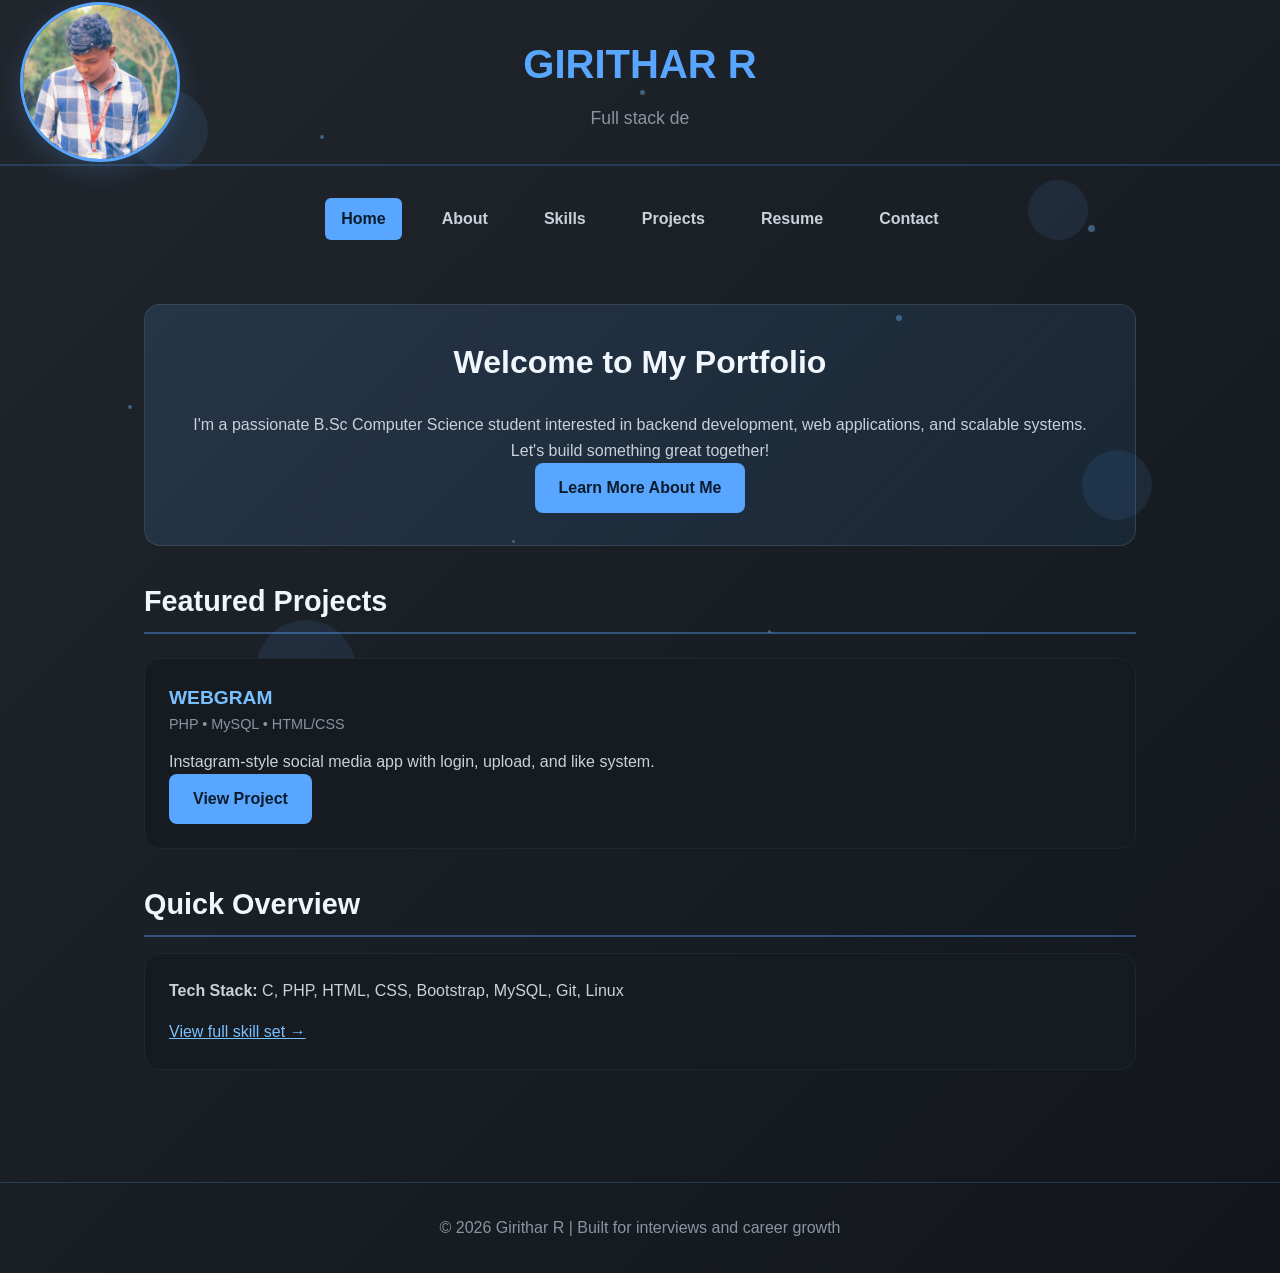
<file: index.html>
<!DOCTYPE html>
<html lang="en">
<head>
  <meta charset="UTF-8">
  <meta name="viewport" content="width=device-width, initial-scale=1.0">
  <title>Girithar R | Portfolio</title>
  <link rel="stylesheet" href="style.css">
</head>
<body>

<div class="background-animation">
  <div class="floating-shape shape1"></div>
  <div class="floating-shape shape2"></div>
  <div class="floating-shape shape3"></div>
  <div class="floating-shape shape4"></div>
  <div class="floating-shape shape5"></div>
  <div class="particle particle1"></div>
  <div class="particle particle2"></div>
  <div class="particle particle3"></div>
  <div class="particle particle4"></div>
  <div class="particle particle5"></div>
  <div class="particle particle6"></div>
  <div class="particle particle7"></div>
  <div class="particle particle8"></div>
</div>

<header style="position: relative; display: flex; align-items: center; justify-content: center; gap: 2rem;">
  <img src="images/WhatsApp Image 2026-03-26 at 2.25.52 PM.jpeg" alt="Girithar R" style="position: absolute; left: 20px; top: 50%; transform: translateY(-50%); width: 160px; height: 160px; border-radius: 50%; object-fit: cover; border: 3px solid #58a6ff; box-shadow: 0 8px 25px rgba(88, 166, 255, 0.2);">
  <div>
    <h1>GIRITHAR R</h1>
    <p>Junior Software Engineer</p>
  </div>
</header>

<nav>
  <a href="index.html" class="active">Home</a>
  <a href="about.html">About</a>
  <a href="skills.html">Skills</a>
  <a href="projects.html">Projects</a>
  <a href="resume.html">Resume</a>
  <a href="contacts.html">Contact</a>
</nav>

<div class="container">
  <section class="hero" id="home">
    <h2>Welcome to My Portfolio</h2>
    <p>I'm a passionate B.Sc Computer Science student interested in backend development, web applications, and scalable systems. Let's build something great together!</p>
    <a href="about.html" class="btn">Learn More About Me</a>
  </section>

  <section>
    <h2>Featured Projects</h2>
    <div class="project-grid">
      <div class="project-card">
        <h3>WEBGRAM</h3>
        <p class="project-meta">PHP • MySQL • HTML/CSS</p>
        <p>Instagram-style social media app with login, upload, and like system.</p>
        <a href="https://github.com/GiriThar09" target="_blank" class="btn">View Project</a>
      </div>
    </div>
  </section>

  <section>
    <h2>Quick Overview</h2>
    <div class="card">
      <p><strong>Tech Stack:</strong> C, PHP, HTML, CSS, Bootstrap, MySQL, Git, Linux</p>
      <p style="margin-top: 1rem;"><a href="skills.html" style="color: var(--accent);">View full skill set →</a></p>
    </div>
  </section>
</div>

<footer>
  <p>© 2026 Girithar R | Built for interviews and career growth</p>
</footer>

<script src="script.js"></script>
</body>
</html>
</file>
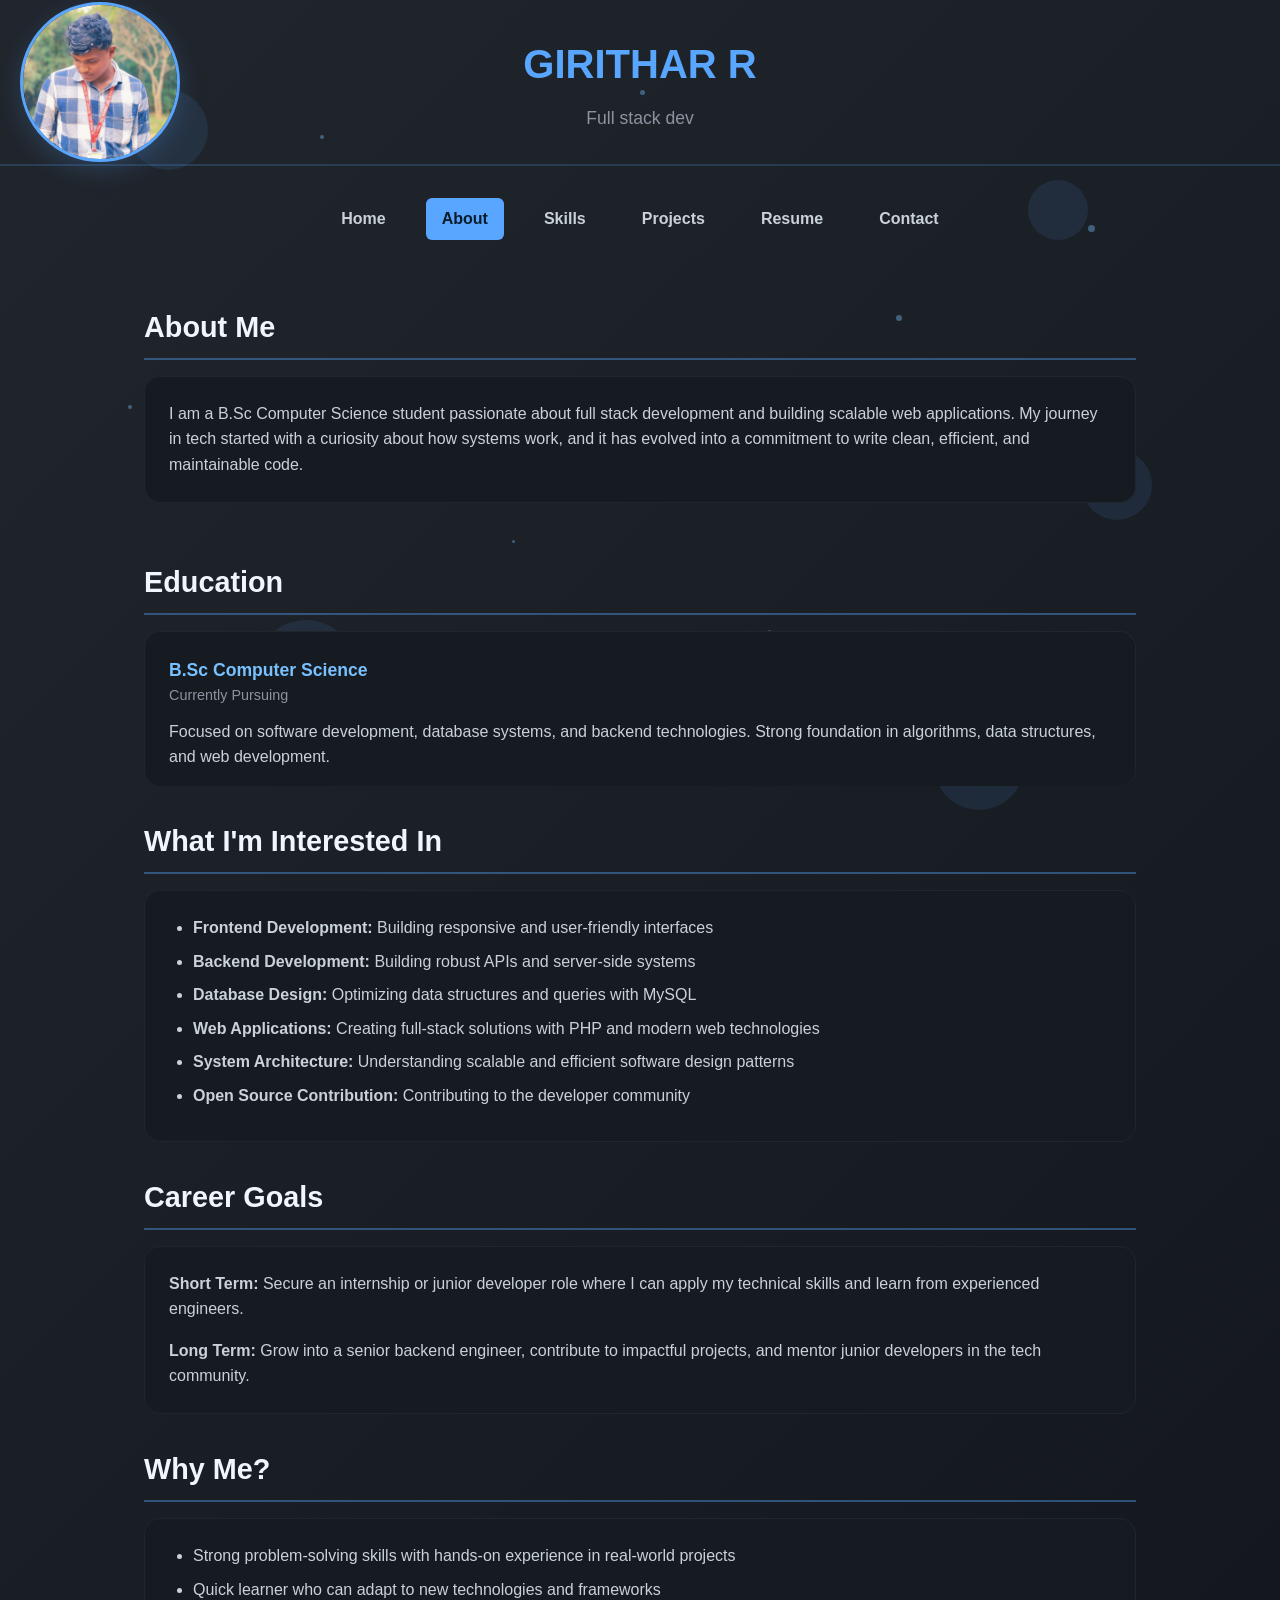
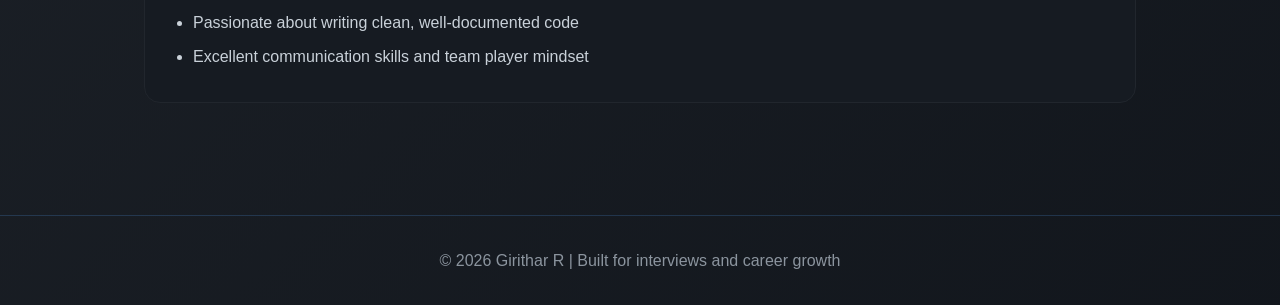
<file: about.html>
<!DOCTYPE html>
<html lang="en">
<head>
  <meta charset="UTF-8">
  <meta name="viewport" content="width=device-width, initial-scale=1.0">
  <title>Girithar R | About</title>
  <link rel="stylesheet" href="style.css">
</head>
<body>

<div class="background-animation">
  <div class="floating-shape shape1"></div>
  <div class="floating-shape shape2"></div>
  <div class="floating-shape shape3"></div>
  <div class="floating-shape shape4"></div>
  <div class="floating-shape shape5"></div>
  <div class="particle particle1"></div>
  <div class="particle particle2"></div>
  <div class="particle particle3"></div>
  <div class="particle particle4"></div>
  <div class="particle particle5"></div>
  <div class="particle particle6"></div>
  <div class="particle particle7"></div>
  <div class="particle particle8"></div>
</div>

<header style="position: relative; display: flex; align-items: center; justify-content: center; gap: 2rem;">
  <img src="images/WhatsApp Image 2026-03-26 at 2.25.52 PM.jpeg" alt="Girithar R" style="position: absolute; left: 20px; top: 50%; transform: translateY(-50%); width: 160px; height: 160px; border-radius: 50%; object-fit: cover; border: 3px solid #58a6ff; box-shadow: 0 8px 25px rgba(88, 166, 255, 0.2);">
  <div>
    <h1>GIRITHAR R</h1>
    <p>Junior Software Engineer</p>
  </div>
</header>

<nav>
  <a href="index.html">Home</a>
  <a href="about.html" class="active">About</a>
  <a href="skills.html">Skills</a>
  <a href="projects.html">Projects</a>
  <a href="resume.html">Resume</a>
  <a href="contacts.html">Contact</a>
</nav>

<div class="container">
  <section id="about">
    <h2>About Me</h2>
    <div style="display: flex; flex-direction: column; align-items: flex-start; gap: 2rem; margin-bottom: 2rem;">
      <div style="flex: 1; width: 100%;">
        <div style="background: #161b22; border: 1px solid #21262d; border-radius: 1rem; padding: 1.5rem; margin-bottom: 1.5rem; transition: transform 0.3s ease, box-shadow 0.3s ease;">
          <p>I am a B.Sc Computer Science student passionate about full stack development and building scalable web applications. My journey in tech started with a curiosity about how systems work, and it has evolved into a commitment to write clean, efficient, and maintainable code.</p>
        </div>
      </div>
    </div>
  </section>

  <section>
    <h2>Education</h2>
    <div class="experience-item card">
      <div class="exp-title">B.Sc Computer Science</div>
      <div class="exp-meta">Currently Pursuing</div>
      <p class="exp-description">Focused on software development, database systems, and backend technologies. Strong foundation in algorithms, data structures, and web development.</p>
    </div>
  </section>

  <section>
    <h2>What I'm Interested In</h2>
    <div class="card">
      <ul>
        <li><strong>Frontend Development:</strong> Building responsive and user-friendly interfaces</li>
        <li><strong>Backend Development:</strong> Building robust APIs and server-side systems</li>
        <li><strong>Database Design:</strong> Optimizing data structures and queries with MySQL</li>
        <li><strong>Web Applications:</strong> Creating full-stack solutions with PHP and modern web technologies</li>
        <li><strong>System Architecture:</strong> Understanding scalable and efficient software design patterns</li>
        <li><strong>Open Source Contribution:</strong> Contributing to the developer community</li>
      </ul>
    </div>
  </section>

  <section>
    <h2>Career Goals</h2>
    <div class="card">
      <p><strong>Short Term:</strong> Secure an internship or junior developer role where I can apply my technical skills and learn from experienced engineers.</p>
      <p style="margin-top: 1rem;"><strong>Long Term:</strong> Grow into a senior backend engineer, contribute to impactful projects, and mentor junior developers in the tech community.</p>
    </div>
  </section>

  <section>
    <h2>Why Me?</h2>
    <div class="card">
      <ul>
        <li>Strong problem-solving skills with hands-on experience in real-world projects</li>
        <li>Quick learner who can adapt to new technologies and frameworks</li>
        <li>Passionate about writing clean, well-documented code</li>
        <li>Excellent communication skills and team player mindset</li>
      </ul>
    </div>
  </section>
</div>

<footer>
  <p>© 2026 Girithar R | Built for interviews and career growth</p>
</footer>

<script src="script.js"></script>
</body>
</html>
</file>
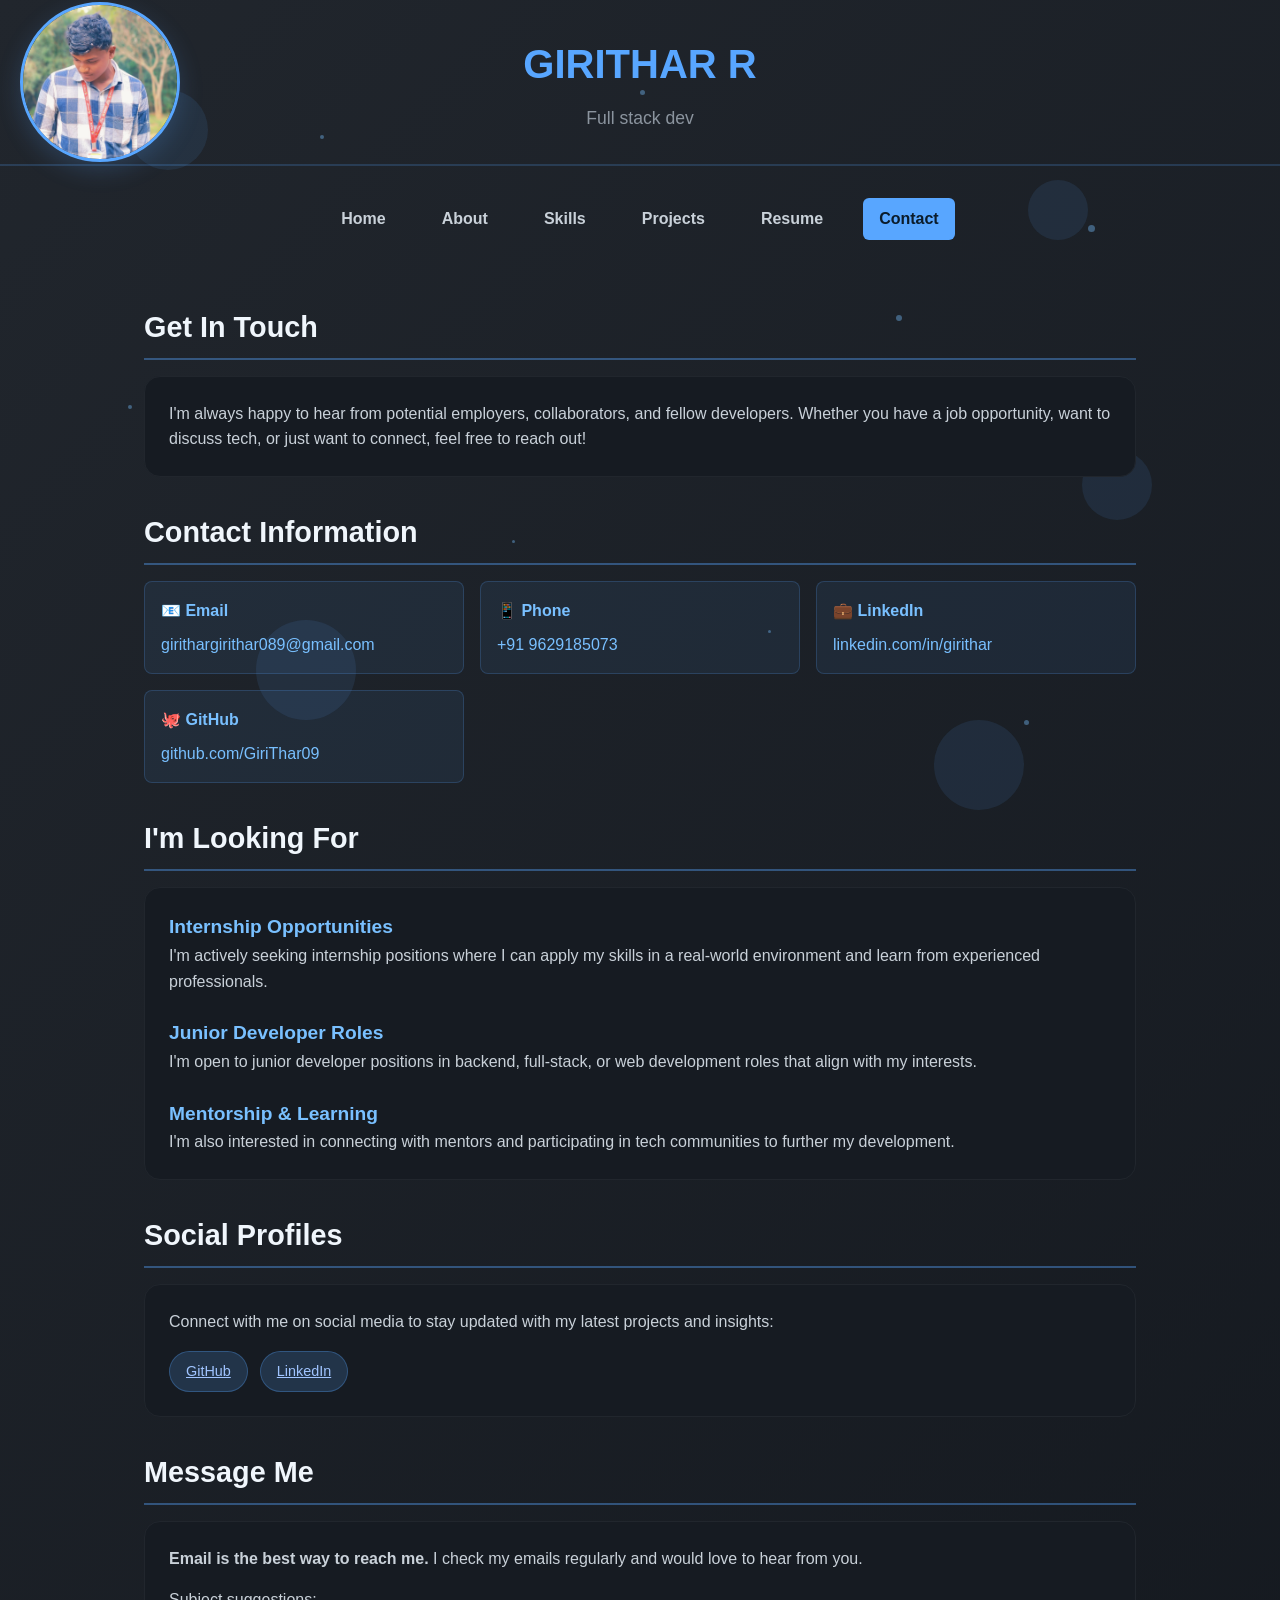
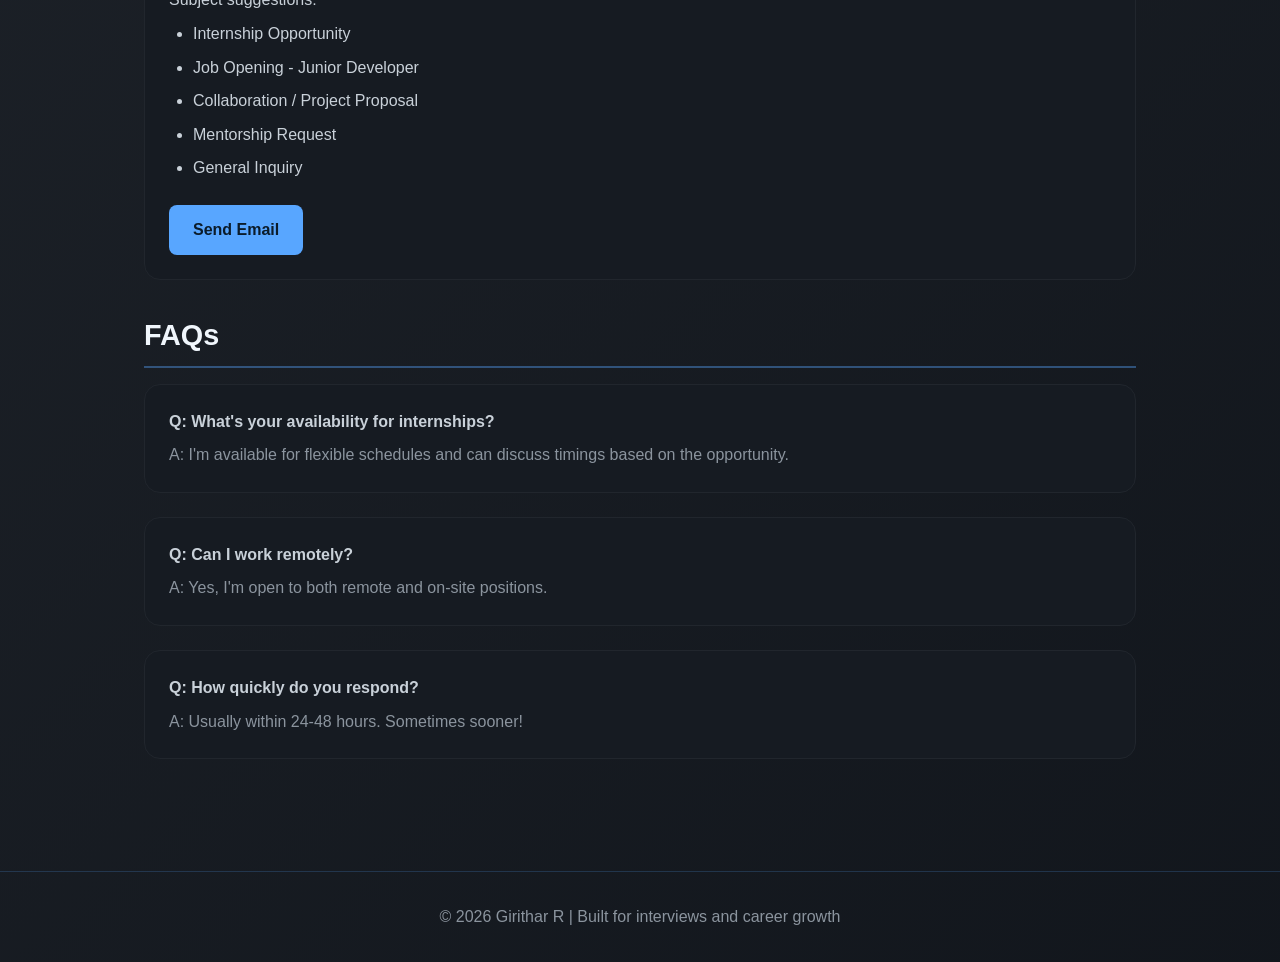
<file: contacts.html>
<!DOCTYPE html>
<html lang="en">
<head>
  <meta charset="UTF-8">
  <meta name="viewport" content="width=device-width, initial-scale=1.0">
  <title>Girithar R | Contact</title>
  <link rel="stylesheet" href="style.css">
</head>
<body>

<div class="background-animation">
  <div class="floating-shape shape1"></div>
  <div class="floating-shape shape2"></div>
  <div class="floating-shape shape3"></div>
  <div class="floating-shape shape4"></div>
  <div class="floating-shape shape5"></div>
  <div class="particle particle1"></div>
  <div class="particle particle2"></div>
  <div class="particle particle3"></div>
  <div class="particle particle4"></div>
  <div class="particle particle5"></div>
  <div class="particle particle6"></div>
  <div class="particle particle7"></div>
  <div class="particle particle8"></div>
</div>

<header style="position: relative; display: flex; align-items: center; justify-content: center; gap: 2rem;">
  <img src="images/WhatsApp Image 2026-03-26 at 2.25.52 PM.jpeg" alt="Girithar R" style="position: absolute; left: 20px; top: 50%; transform: translateY(-50%); width: 160px; height: 160px; border-radius: 50%; object-fit: cover; border: 3px solid #58a6ff; box-shadow: 0 8px 25px rgba(88, 166, 255, 0.2);">
  <div>
    <h1>GIRITHAR R</h1>
    <p>Junior Software Engineer</p>
  </div>
</header>


<nav>
  <a href="index.html">Home</a>
  <a href="about.html">About</a>
  <a href="skills.html">Skills</a>
  <a href="projects.html">Projects</a>
  <a href="resume.html">Resume</a>
  <a href="contacts.html" class="active">Contact</a>
</nav>

<div class="container">
  <section id="contact">
    <h2>Get In Touch</h2>
    <div class="card">
      <p>I'm always happy to hear from potential employers, collaborators, and fellow developers. Whether you have a job opportunity, want to discuss tech, or just want to connect, feel free to reach out!</p>
    </div>
  </section>

  <section>
    <h2>Contact Information</h2>
    <div class="contact-grid">
      <div class="contact-item">
        <strong>📧 Email</strong>
        <p><a href="mailto:girithargirithar089@gmail.com">girithargirithar089@gmail.com</a></p>
      </div>
      <div class="contact-item">
        <strong>📱 Phone</strong>
        <p><a href="tel:+919629185073">+91 9629185073</a></p>
      </div>
      <div class="contact-item">
        <strong>💼 LinkedIn</strong>
        <p><a href="https://www.linkedin.com/in/girithar-r-85166a236/" target="_blank">linkedin.com/in/girithar</a></p>
      </div>
      <div class="contact-item">
        <strong>🐙 GitHub</strong>
        <p><a href="https://github.com/GiriThar09" target="_blank">github.com/GiriThar09</a></p>
      </div>
    </div>
  </section>

  <section>
    <h2>I'm Looking For</h2>
    <div class="card">
      <div style="margin-bottom: 1.5rem;">
        <h3 style="margin-top: 0;">Internship Opportunities</h3>
        <p>I'm actively seeking internship positions where I can apply my skills in a real-world environment and learn from experienced professionals.</p>
      </div>
      
      <div style="margin-bottom: 1.5rem;">
        <h3>Junior Developer Roles</h3>
        <p>I'm open to junior developer positions in backend, full-stack, or web development roles that align with my interests.</p>
      </div>
      
      <div>
        <h3>Mentorship & Learning</h3>
        <p>I'm also interested in connecting with mentors and participating in tech communities to further my development.</p>
      </div>
    </div>
  </section>

  <section>
    <h2>Social Profiles</h2>
    <div class="card">
      <p style="margin-bottom: 1rem;">Connect with me on social media to stay updated with my latest projects and insights:</p>
      <div class="skills">
        <a href="https://github.com/GiriThar09" target="_blank" class="skill-chip">GitHub</a>
        <a href="https://www.linkedin.com/in/girithar-r-85166a236/" target="_blank" class="skill-chip">LinkedIn</a>
      </div>
    </div>
  </section>

  <section>
    <h2>Message Me</h2>
    <div class="card">
      <p><strong>Email is the best way to reach me.</strong> I check my emails regularly and would love to hear from you.</p>
      <p style="margin-top: 1rem;">Subject suggestions:</p>
      <ul style="margin-top: 0.5rem;">
        <li>Internship Opportunity</li>
        <li>Job Opening - Junior Developer</li>
        <li>Collaboration / Project Proposal</li>
        <li>Mentorship Request</li>
        <li>General Inquiry</li>
      </ul>
      <a href="mailto:girithargirithar089@gmail.com" class="btn" style="margin-top: 1rem;">Send Email</a>
    </div>
  </section>

  <section>
    <h2>FAQs</h2>
    <div class="card">
      <p><strong>Q: What's your availability for internships?</strong></p>
      <p style="margin-top: 0.5rem; color: var(--muted);">A: I'm available for flexible schedules and can discuss timings based on the opportunity.</p>
    </div>
    
    <div class="card">
      <p><strong>Q: Can I work remotely?</strong></p>
      <p style="margin-top: 0.5rem; color: var(--muted);">A: Yes, I'm open to both remote and on-site positions.</p>
    </div>
    
    <div class="card">
      <p><strong>Q: How quickly do you respond?</strong></p>
      <p style="margin-top: 0.5rem; color: var(--muted);">A: Usually within 24-48 hours. Sometimes sooner!</p>
    </div>
  </section>
</div>

<footer>
  <p>© 2026 Girithar R | Built for interviews and career growth</p>
</footer>

<script src="script.js"></script>
</body>
</html>
</file>
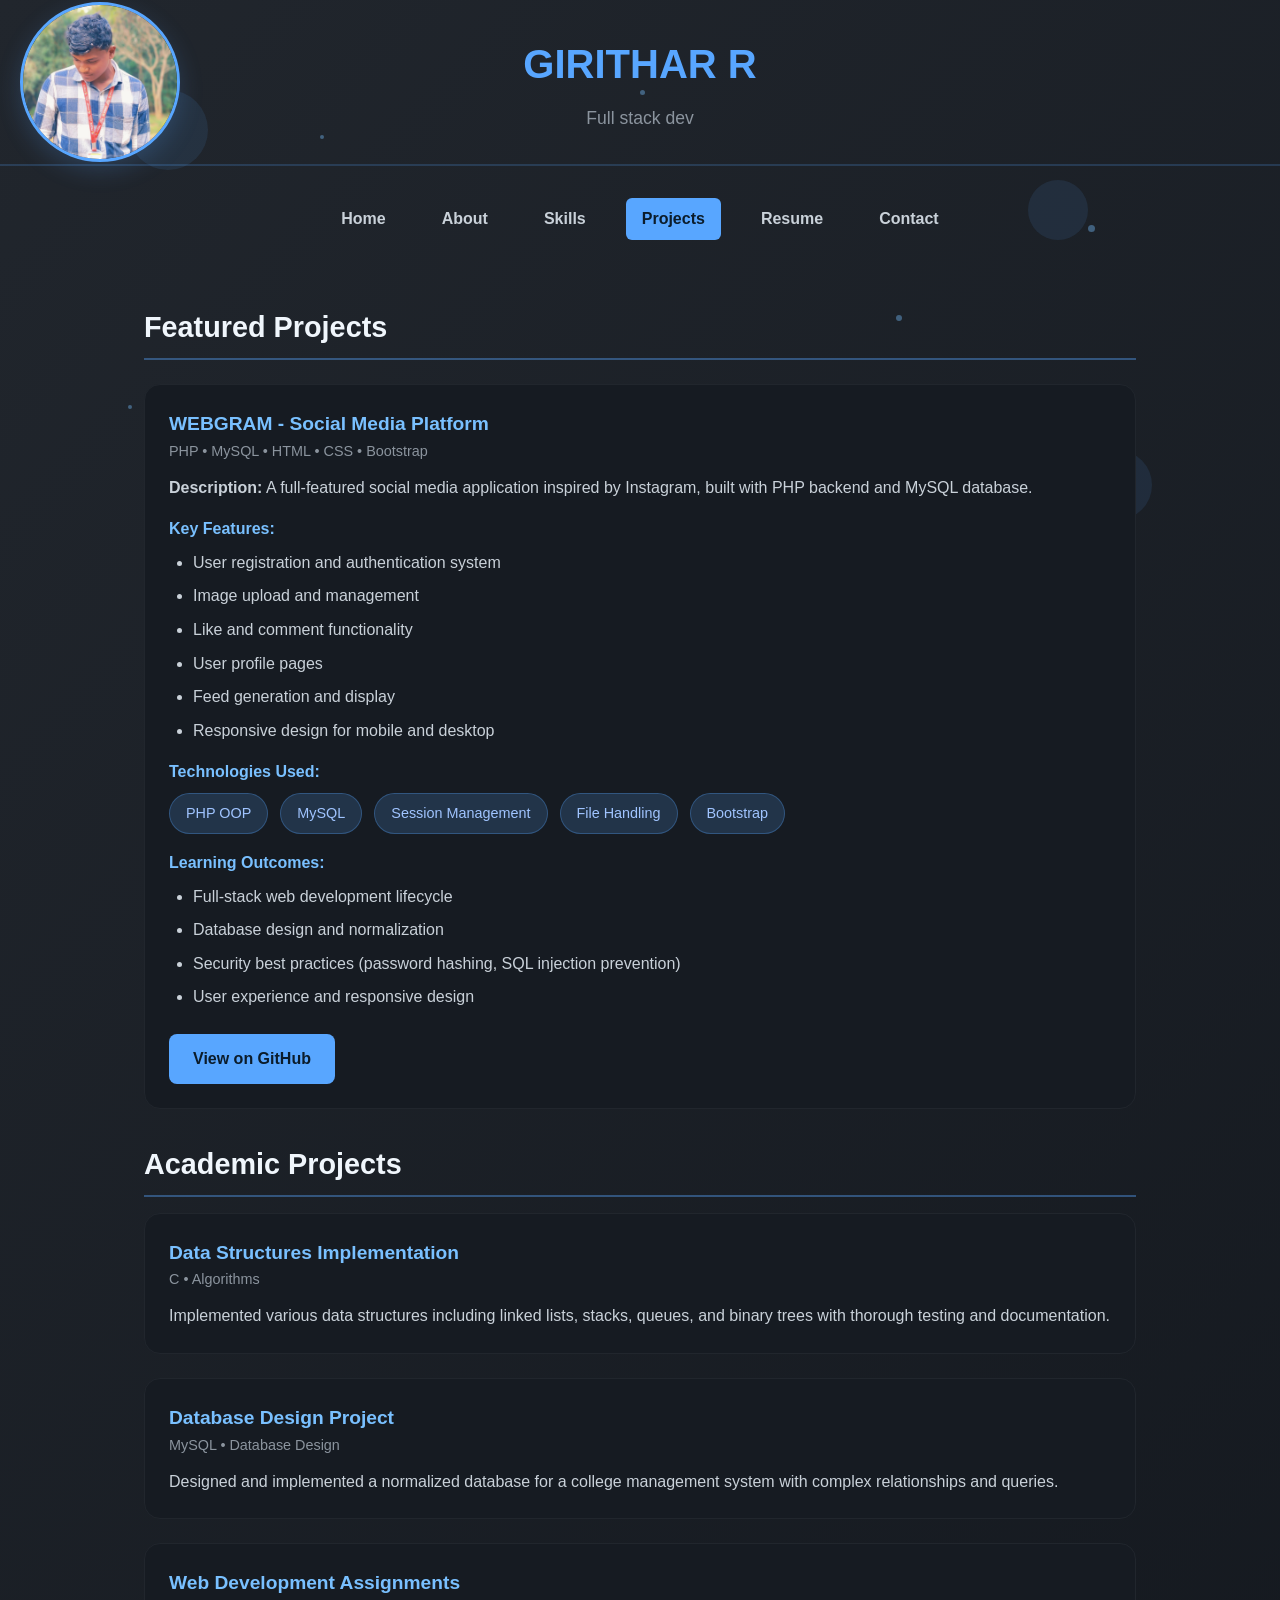
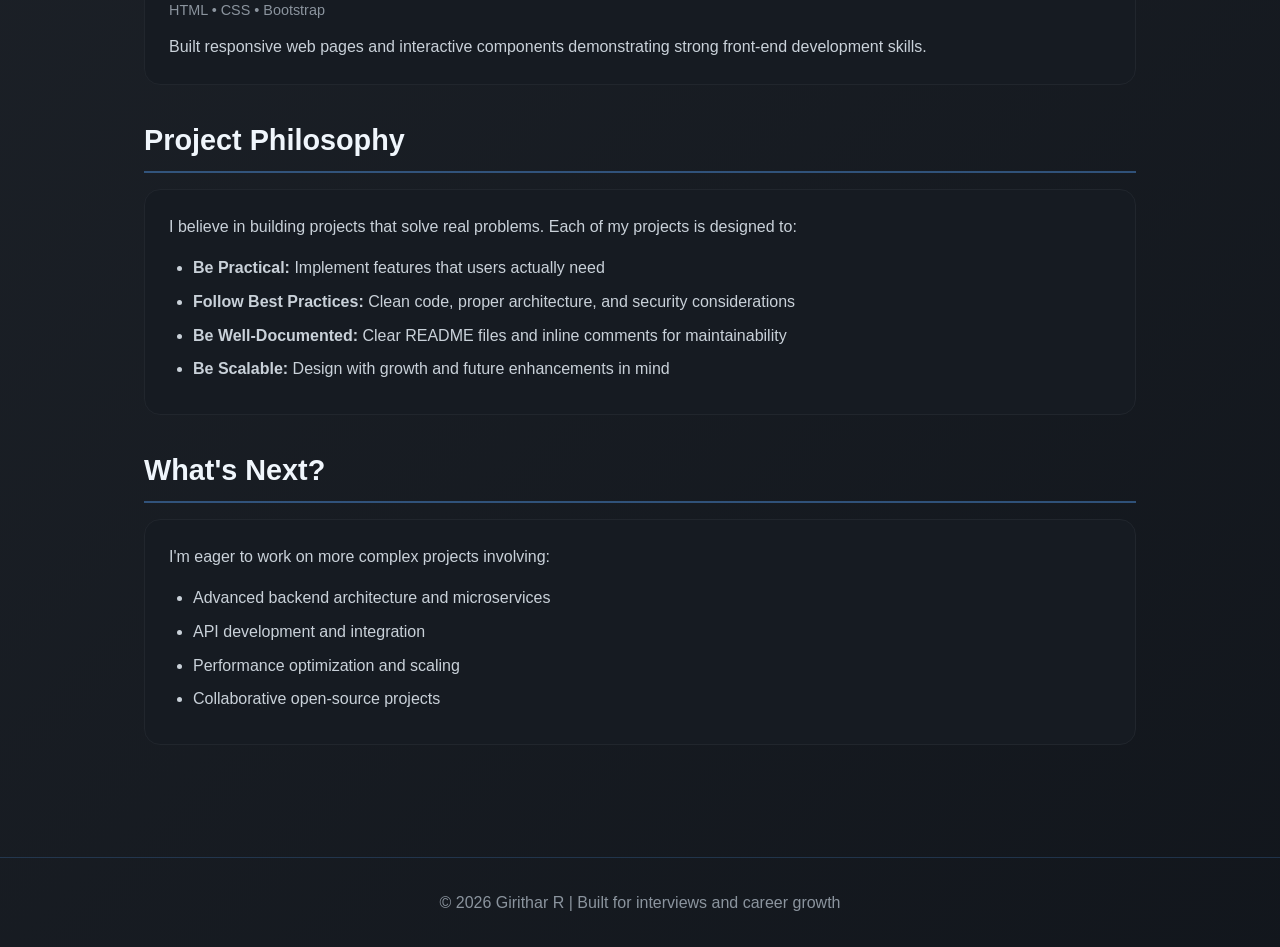
<file: projects.html>
<!DOCTYPE html>
<html lang="en">
<head>
  <meta charset="UTF-8">
  <meta name="viewport" content="width=device-width, initial-scale=1.0">
  <title>Girithar R | Projects</title>
  <link rel="stylesheet" href="style.css">
</head>
<body>

<div class="background-animation">
  <div class="floating-shape shape1"></div>
  <div class="floating-shape shape2"></div>
  <div class="floating-shape shape3"></div>
  <div class="floating-shape shape4"></div>
  <div class="floating-shape shape5"></div>
  <div class="particle particle1"></div>
  <div class="particle particle2"></div>
  <div class="particle particle3"></div>
  <div class="particle particle4"></div>
  <div class="particle particle5"></div>
  <div class="particle particle6"></div>
  <div class="particle particle7"></div>
  <div class="particle particle8"></div>
</div>

<header style="position: relative; display: flex; align-items: center; justify-content: center; gap: 2rem;">
  <img src="images/WhatsApp Image 2026-03-26 at 2.25.52 PM.jpeg" alt="Girithar R" style="position: absolute; left: 20px; top: 50%; transform: translateY(-50%); width: 160px; height: 160px; border-radius: 50%; object-fit: cover; border: 3px solid #58a6ff; box-shadow: 0 8px 25px rgba(88, 166, 255, 0.2);">
  <div>
    <h1>GIRITHAR R</h1>
    <p>Junior Software Engineer</p>
  </div>
</header>


<nav>
  <a href="index.html">Home</a>
  <a href="about.html">About</a>
  <a href="skills.html">Skills</a>
  <a href="projects.html" class="active">Projects</a>
  <a href="resume.html">Resume</a>
  <a href="contacts.html">Contact</a>
</nav>

<div class="container">
  <section id="projects">
    <h2>Featured Projects</h2>
    
    <div class="project-grid">
      <div class="project-card">
        <h3>WEBGRAM - Social Media Platform</h3>
        <p class="project-meta">PHP • MySQL • HTML • CSS • Bootstrap</p>
        <p><strong>Description:</strong> A full-featured social media application inspired by Instagram, built with PHP backend and MySQL database.</p>
        
        <h4 style="margin-top: 1rem; color: var(--accent);">Key Features:</h4>
        <ul style="margin-top: 0.5rem;">
          <li>User registration and authentication system</li>
          <li>Image upload and management</li>
          <li>Like and comment functionality</li>
          <li>User profile pages</li>
          <li>Feed generation and display</li>
          <li>Responsive design for mobile and desktop</li>
        </ul>
        
        <h4 style="margin-top: 1rem; color: var(--accent);">Technologies Used:</h4>
        <div class="skills" style="margin-top: 0.5rem;">
          <span class="skill-chip">PHP OOP</span>
          <span class="skill-chip">MySQL</span>
          <span class="skill-chip">Session Management</span>
          <span class="skill-chip">File Handling</span>
          <span class="skill-chip">Bootstrap</span>
        </div>
        
        <h4 style="margin-top: 1rem; color: var(--accent);">Learning Outcomes:</h4>
        <ul style="margin-top: 0.5rem;">
          <li>Full-stack web development lifecycle</li>
          <li>Database design and normalization</li>
          <li>Security best practices (password hashing, SQL injection prevention)</li>
          <li>User experience and responsive design</li>
        </ul>
        
        <div style="margin-top: 1.5rem;">
          <a href="https://github.com/GiriThar09" target="_blank" class="btn">View on GitHub</a>
        </div>
      </div>
    </div>
  </section>

  <section>
    <h2>Academic Projects</h2>
    
    <div class="project-card card">
      <h3>Data Structures Implementation</h3>
      <p class="project-meta">C • Algorithms</p>
      <p>Implemented various data structures including linked lists, stacks, queues, and binary trees with thorough testing and documentation.</p>
    </div>

    <div class="project-card card">
      <h3>Database Design Project</h3>
      <p class="project-meta">MySQL • Database Design</p>
      <p>Designed and implemented a normalized database for a college management system with complex relationships and queries.</p>
    </div>

    <div class="project-card card">
      <h3>Web Development Assignments</h3>
      <p class="project-meta">HTML • CSS • Bootstrap</p>
      <p>Built responsive web pages and interactive components demonstrating strong front-end development skills.</p>
    </div>
  </section>

  <section>
    <h2>Project Philosophy</h2>
    <div class="card">
      <p>I believe in building projects that solve real problems. Each of my projects is designed to:</p>
      <ul style="margin-top: 1rem;">
        <li><strong>Be Practical:</strong> Implement features that users actually need</li>
        <li><strong>Follow Best Practices:</strong> Clean code, proper architecture, and security considerations</li>
        <li><strong>Be Well-Documented:</strong> Clear README files and inline comments for maintainability</li>
        <li><strong>Be Scalable:</strong> Design with growth and future enhancements in mind</li>
      </ul>
    </div>
  </section>

  <section>
    <h2>What's Next?</h2>
    <div class="card">
      <p>I'm eager to work on more complex projects involving:</p>
      <ul style="margin-top: 1rem;">
        <li>Advanced backend architecture and microservices</li>
        <li>API development and integration</li>
        <li>Performance optimization and scaling</li>
        <li>Collaborative open-source projects</li>
      </ul>
    </div>
  </section>
</div>

<footer>
  <p>© 2026 Girithar R | Built for interviews and career growth</p>
</footer>

<script src="script.js"></script>
</body>
</html>
</file>
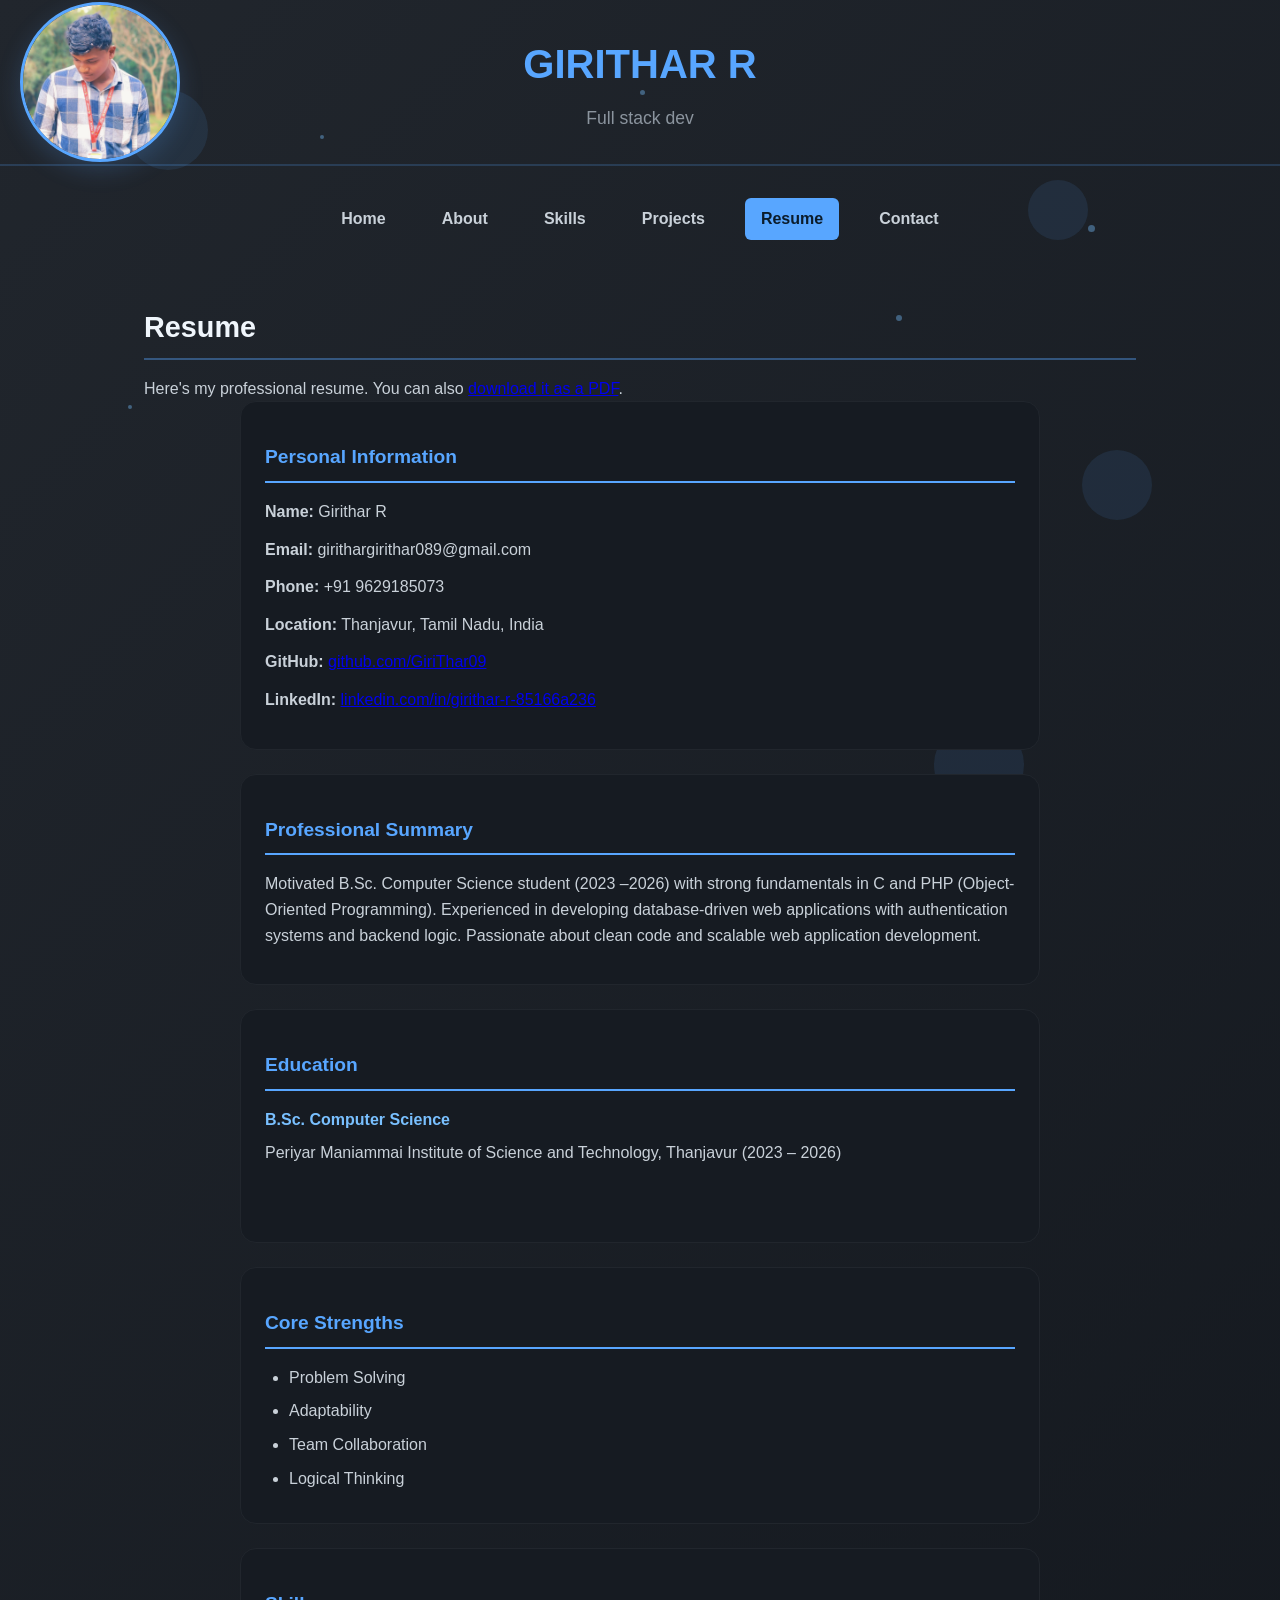
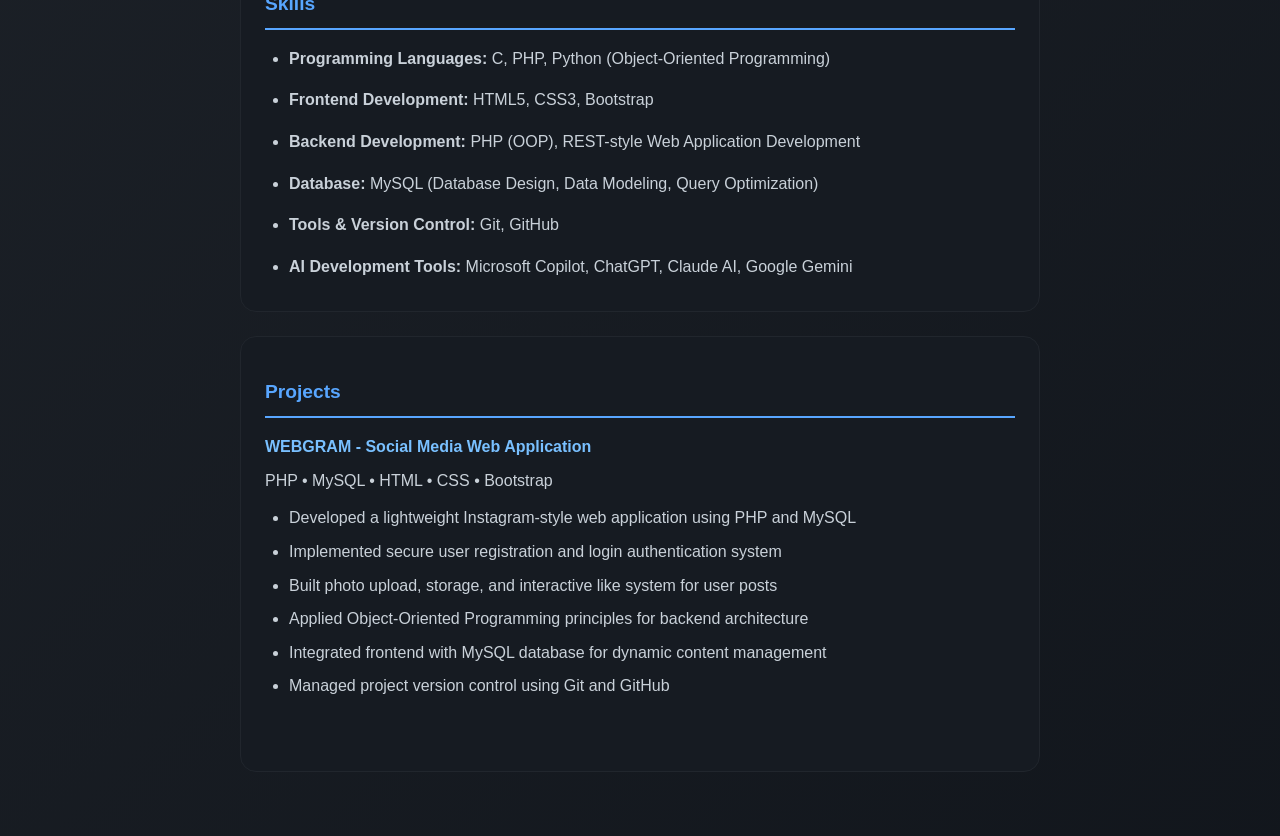
<file: resume.html>
<!DOCTYPE html>
<html lang="en">
<head>
  <meta charset="UTF-8">
  <meta name="viewport" content="width=device-width, initial-scale=1.0">
  <title>Girithar R | Resume</title>
  <link rel="stylesheet" href="style.css">
</head>
<body>

<div class="background-animation">
  <div class="floating-shape shape1"></div>
  <div class="floating-shape shape2"></div>
  <div class="floating-shape shape3"></div>
  <div class="floating-shape shape4"></div>
  <div class="floating-shape shape5"></div>
  <div class="particle particle1"></div>
  <div class="particle particle2"></div>
  <div class="particle particle3"></div>
  <div class="particle particle4"></div>
  <div class="particle particle5"></div>
  <div class="particle particle6"></div>
  <div class="particle particle7"></div>
  <div class="particle particle8"></div>
</div>
<header style="position: relative; display: flex; align-items: center; justify-content: center; gap: 2rem;">
  <img src="images/WhatsApp Image 2026-03-26 at 2.25.52 PM.jpeg" alt="Girithar R" style="position: absolute; left: 20px; top: 50%; transform: translateY(-50%); width: 160px; height: 160px; border-radius: 50%; object-fit: cover; border: 3px solid #58a6ff; box-shadow: 0 8px 25px rgba(88, 166, 255, 0.2);">
  <div>
    <h1>GIRITHAR R</h1>
    <p>Junior Software Engineer</p>
  </div>
</header>


<nav>
  <a href="index.html">Home</a>
  <a href="about.html">About</a>
  <a href="skills.html">Skills</a>
  <a href="projects.html">Projects</a>
  <a href="resume.html" class="active">Resume</a>
  <a href="contacts.html">Contact</a>
</nav>

<div class="container">
  <section id="resume">
    <h2>Resume</h2>
    <p>Here's my professional resume. You can also <a href="final res for giri.pdf" download>download it as a PDF</a>.</p>
    
    <div class="resume-content">
      <div class="resume-section">
        <h3>Personal Information</h3>
        <p><strong>Name:</strong> Girithar R</p>
        <p><strong>Email:</strong> girithargirithar089@gmail.com</p>
        <p><strong>Phone:</strong> +91 9629185073</p>
        <p><strong>Location:</strong> Thanjavur, Tamil Nadu, India</p>
        <p><strong>GitHub:</strong> <a href="https://github.com/GiriThar09" target="_blank">github.com/GiriThar09</a></p>
        <p><strong>LinkedIn:</strong> <a href="https://linkedin.com/in/girithar-r-85166a236" target="_blank">linkedin.com/in/girithar-r-85166a236</a></p>
      </div>
      
      <div class="resume-section">
        <h3>Professional Summary</h3>
        <p>Motivated B.Sc. Computer Science student (2023 –2026) with strong fundamentals in C and PHP (Object-Oriented Programming). Experienced in developing database-driven web applications with authentication systems and backend logic. Passionate about clean code and scalable web application development.</p>
      </div>
      
      <div class="resume-section">
        <h3>Education</h3>
        <div class="education-item">
          <h4>B.Sc. Computer Science</h4>
          <p>Periyar Maniammai Institute of Science and Technology, Thanjavur (2023 – 2026)</p>
        </div>
      </div>
      
      <div class="resume-section">
        <h3>Core Strengths</h3>
        <ul>
          <li>Problem Solving</li>
          <li>Adaptability</li>
          <li>Team Collaboration</li>
          <li>Logical Thinking</li>
        </ul>
      </div>
      
      <div class="resume-section">
        <h3>Skills</h3>
        <ul class="skills-list">
          <li><strong>Programming Languages:</strong> C, PHP, Python (Object-Oriented Programming)</li>
          <li><strong>Frontend Development:</strong> HTML5, CSS3, Bootstrap</li>
          <li><strong>Backend Development:</strong> PHP (OOP), REST-style Web Application Development</li>
          <li><strong>Database:</strong> MySQL (Database Design, Data Modeling, Query Optimization)</li>
          <li><strong>Tools & Version Control:</strong> Git, GitHub</li>
          <li><strong>AI Development Tools:</strong> Microsoft Copilot, ChatGPT, Claude AI, Google Gemini</li>
        </ul>
      </div>
      
      <div class="resume-section">
        <h3>Projects</h3>
        <div class="project-item">
          <h4>WEBGRAM - Social Media Web Application</h4>
          <p>PHP • MySQL • HTML • CSS • Bootstrap</p>
          <ul>
            <li>Developed a lightweight Instagram-style web application using PHP and MySQL</li>
            <li>Implemented secure user registration and login authentication system</li>
            <li>Built photo upload, storage, and interactive like system for user posts</li>
            <li>Applied Object-Oriented Programming principles for backend architecture</li>
            <li>Integrated frontend with MySQL database for dynamic content management</li>
            <li>Managed project version control using Git and GitHub</li>
          </ul>
        </div>
        <!-- Add more projects -->
      </div>
      
    </div>
  </section>
</div>

<script src="script.js"></script>
</body>
</html>
</file>
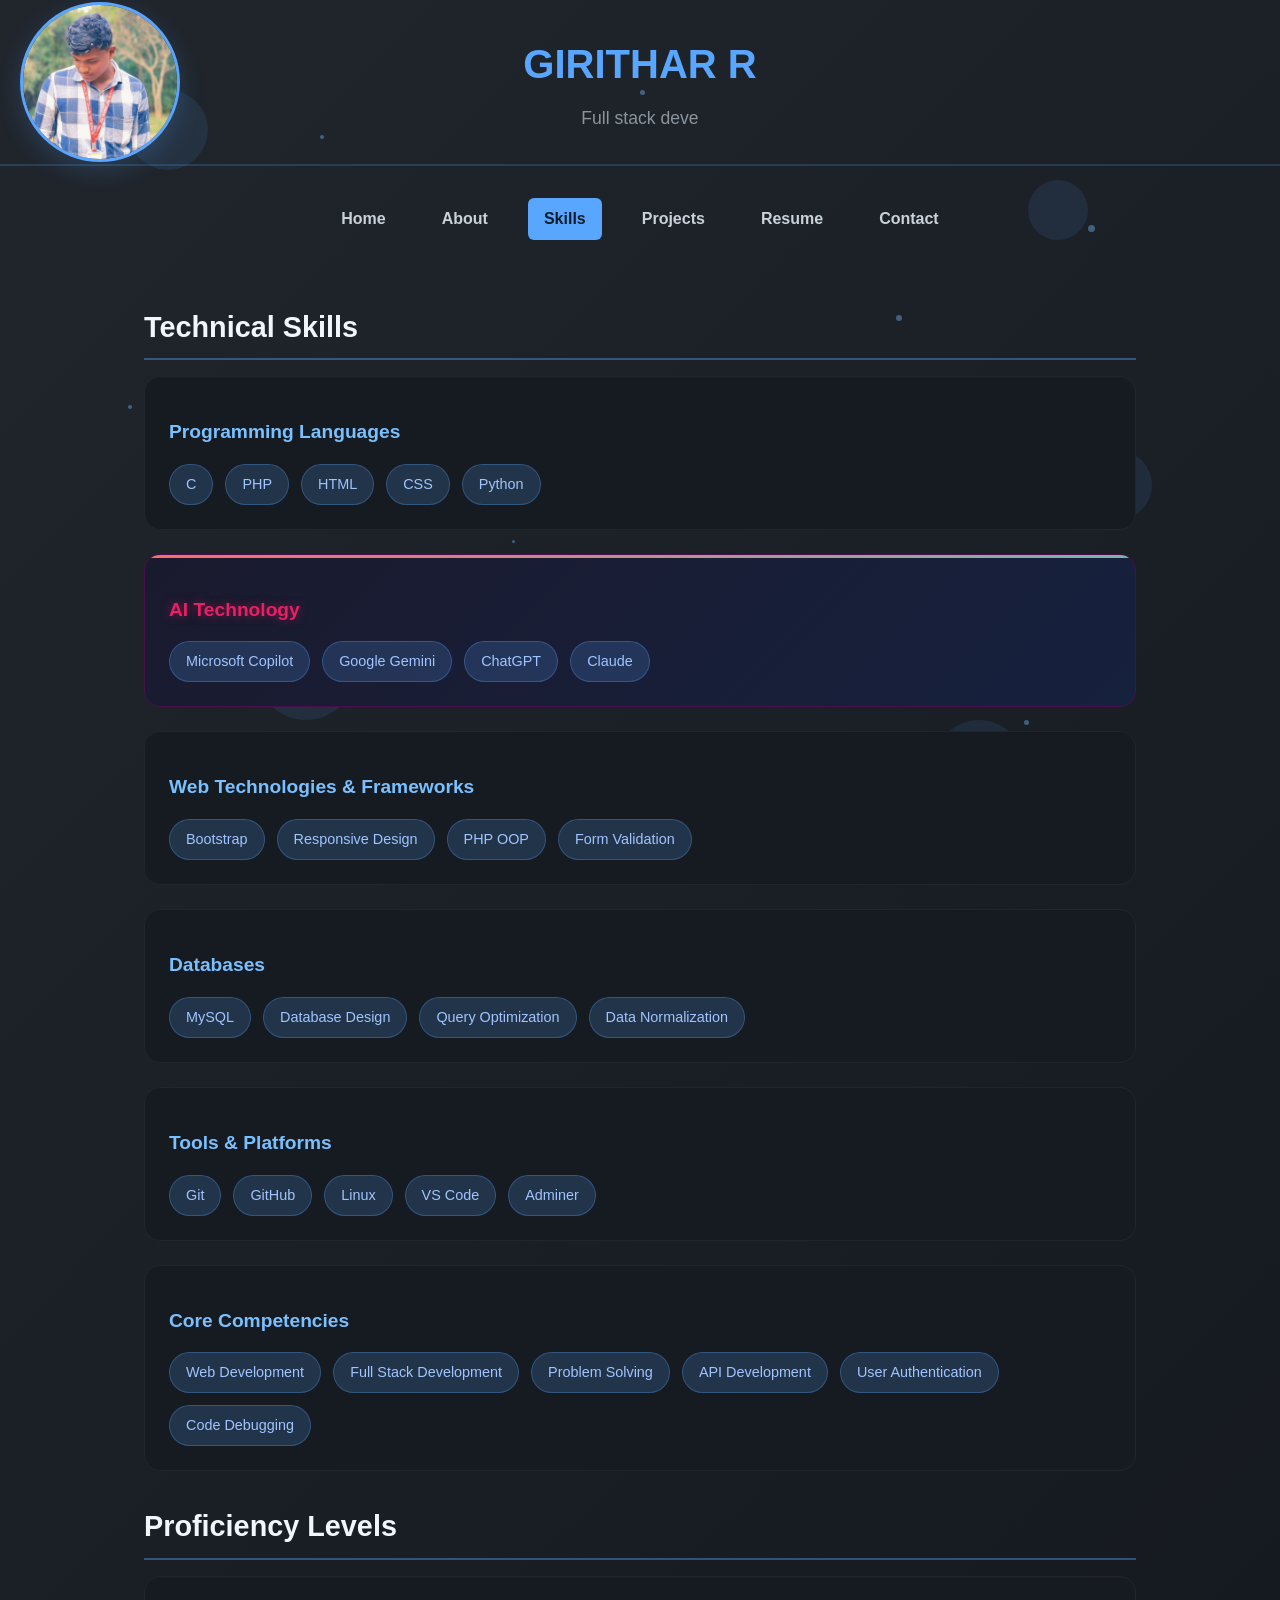
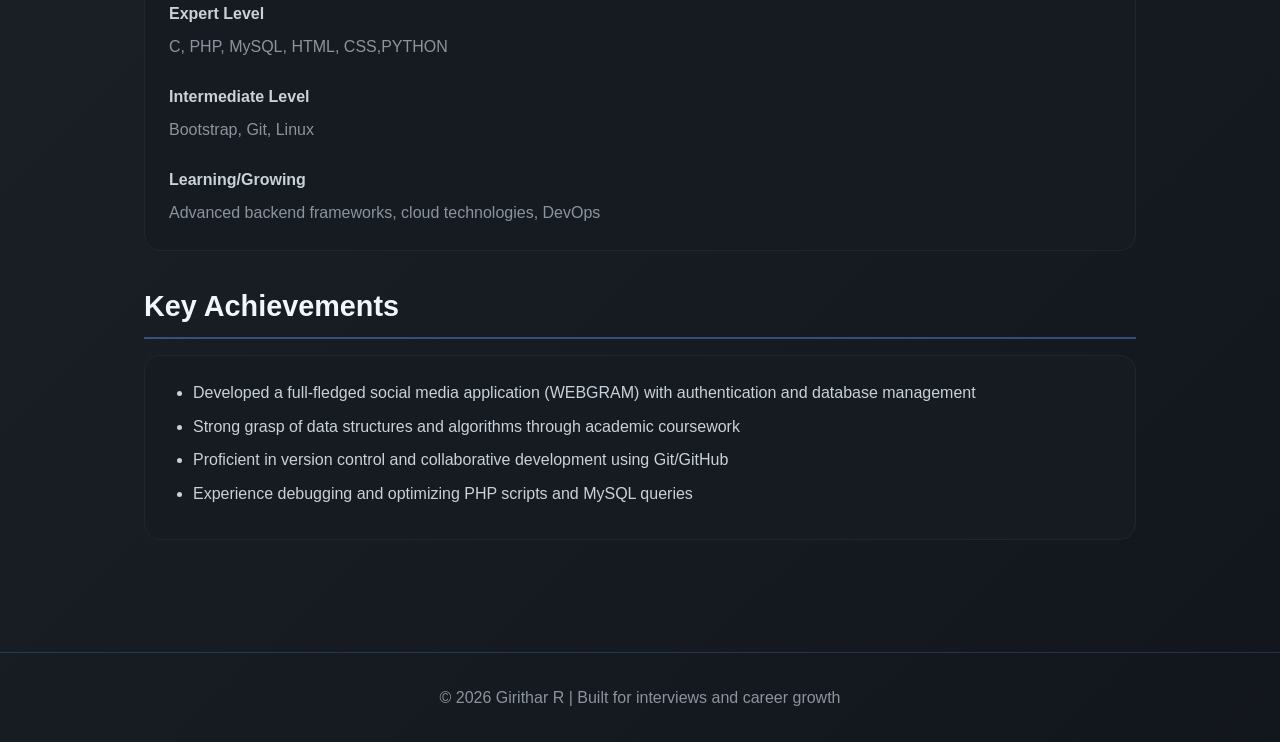
<file: skills.html>
<!DOCTYPE html>
<html lang="en">
<head>
  <meta charset="UTF-8">
  <meta name="viewport" content="width=device-width, initial-scale=1.0">
  <title>Girithar R | Skills</title>
  <link rel="stylesheet" href="style.css">
</head>
<body>

<div class="background-animation">
  <div class="floating-shape shape1"></div>
  <div class="floating-shape shape2"></div>
  <div class="floating-shape shape3"></div>
  <div class="floating-shape shape4"></div>
  <div class="floating-shape shape5"></div>
  <div class="particle particle1"></div>
  <div class="particle particle2"></div>
  <div class="particle particle3"></div>
  <div class="particle particle4"></div>
  <div class="particle particle5"></div>
  <div class="particle particle6"></div>
  <div class="particle particle7"></div>
  <div class="particle particle8"></div>
</div>

<header style="position: relative; display: flex; align-items: center; justify-content: center; gap: 2rem;">
  <img src="images/WhatsApp Image 2026-03-26 at 2.25.52 PM.jpeg" alt="Girithar R" style="position: absolute; left: 20px; top: 50%; transform: translateY(-50%); width: 160px; height: 160px; border-radius: 50%; object-fit: cover; border: 3px solid #58a6ff; box-shadow: 0 8px 25px rgba(88, 166, 255, 0.2);">
  <div>
    <h1>GIRITHAR R</h1>
    <p>Junior Software Engineer</p>
  </div>
</header>

<nav>
  <a href="index.html">Home</a>
  <a href="about.html">About</a>
  <a href="skills.html" class="active">Skills</a>
  <a href="projects.html">Projects</a>
  <a href="resume.html">Resume</a>
  <a href="contacts.html">Contact</a>
</nav>

<div class="container">
  <section id="skills">
    <h2>Technical Skills</h2>
    
    <div class="card">
      <h3>Programming Languages</h3>
      <div class="skills">
        <span class="skill-chip">C</span>
        <span class="skill-chip">PHP</span>
        <span class="skill-chip">HTML</span>
        <span class="skill-chip">CSS</span>
        <span class="skill-chip">Python</span>
        
      </div>
    </div>

    <div class="card ai-card">
      <h3>AI Technology</h3>
      <div class="skills">
        <span class="skill-chip ai-chip">Microsoft Copilot</span>
        <span class="skill-chip ai-chip">Google Gemini</span>
        <span class="skill-chip ai-chip">ChatGPT</span>
        <span class="skill-chip ai-chip">Claude</span> 
      </div>
    </div>

    <div class="card">
      <h3>Web Technologies & Frameworks</h3>
      <div class="skills">
        <span class="skill-chip">Bootstrap</span>
        <span class="skill-chip">Responsive Design</span>
        <span class="skill-chip">PHP OOP</span>
        <span class="skill-chip">Form Validation</span>
      
      </div>
    </div>

    <div class="card">
      <h3>Databases</h3>
      <div class="skills">
        <span class="skill-chip">MySQL</span>
        <span class="skill-chip">Database Design</span>
        <span class="skill-chip">Query Optimization</span>
        <span class="skill-chip">Data Normalization</span>
      </div>
    </div>

    <div class="card">
      <h3>Tools & Platforms</h3>
      <div class="skills">
        <span class="skill-chip">Git</span>
        <span class="skill-chip">GitHub</span>
        <span class="skill-chip">Linux</span>
        <span class="skill-chip">VS Code</span>
        <span class="skill-chip">Adminer</span>
     
      </div>
    </div>

    <div class="card">
      <h3>Core Competencies</h3>
      <div class="skills">  
        <span class="skill-chip">Web Development</span>
        <span class="skill-chip">Full Stack Development</span>
        <span class="skill-chip">Problem Solving</span>
        <span class="skill-chip">API Development</span>
        <span class="skill-chip">User Authentication</span>
        <span class="skill-chip">Code Debugging</span>
      </div>
    </div>
  </section>

  <section>
    <h2>Proficiency Levels</h2>
    
    <div class="card">
      <div style="margin-bottom: 1.5rem;">
        <strong>Expert Level</strong>
        <p style="margin-top: 0.5rem; color: var(--muted);">C, PHP, MySQL, HTML, CSS,PYTHON</p>
      </div>
      <div style="margin-bottom: 1.5rem;">
        <strong>Intermediate Level</strong>
        <p style="margin-top: 0.5rem; color: var(--muted);"> Bootstrap, Git, Linux</p>
      </div>
      <div>
        <strong>Learning/Growing</strong>
        <p style="margin-top: 0.5rem; color: var(--muted);">Advanced backend frameworks, cloud technologies, DevOps</p>
      </div>
    </div>
  </section>

  <section>
    <h2>Key Achievements</h2>
    
    <div class="card">
      <ul>
        <li>Developed a full-fledged social media application (WEBGRAM) with authentication and database management</li>
        <li>Strong grasp of data structures and algorithms through academic coursework</li>
        <li>Proficient in version control and collaborative development using Git/GitHub</li>
        <li>Experience debugging and optimizing PHP scripts and MySQL queries</li>
      </ul>
    </div>
  </section>
</div>

<footer>
  <p>© 2026 Girithar R | Built for interviews and career growth</p>
</footer>

<script src="script.js"></script>
</body>
</html>
</file>
<file: style.css>
:root {
  --bg: #0d1117;
  --card: #161b22;
  --text: #c9d1d9;
  --muted: #8b949e;
  --primary: #58a6ff;
  --accent: #79c0ff;
}

* {
  margin: 0;
  padding: 0;
  box-sizing: border-box;
}

body {
  font-family: "Segoe UI", Roboto, "Helvetica Neue", Arial, sans-serif;
  background: linear-gradient(-45deg, #0d1117, #161b22, #0d1117, #21262d);
  background-size: 400% 400%;
  color: var(--text);
  line-height: 1.6;
  overflow-x: hidden;
  animation: gradientShift 15s ease infinite;
}

@keyframes gradientShift {
  0% {
    background-position: 0% 50%;
  }
  50% {
    background-position: 100% 50%;
  }
  100% {
    background-position: 0% 50%;
  }
}

.background-animation {
  position: fixed;
  top: 0;
  left: 0;
  width: 100%;
  height: 100%;
  pointer-events: none;
  z-index: -1;
}

.floating-shape {
  position: absolute;
  background: rgba(88, 166, 255, 0.1);
  border-radius: 50%;
  animation: float 20s infinite linear;
}

.floating-shape.shape1 {
  width: 80px;
  height: 80px;
  top: 10%;
  left: 10%;
  animation-duration: 25s;
  animation-delay: 0s;
}

.floating-shape.shape2 {
  width: 60px;
  height: 60px;
  top: 20%;
  right: 15%;
  animation-duration: 30s;
  animation-delay: 5s;
}

.floating-shape.shape3 {
  width: 100px;
  height: 100px;
  bottom: 20%;
  left: 20%;
  animation-duration: 35s;
  animation-delay: 10s;
}

.floating-shape.shape4 {
  width: 70px;
  height: 70px;
  top: 50%;
  right: 10%;
  animation-duration: 28s;
  animation-delay: 15s;
}

.floating-shape.shape5 {
  width: 90px;
  height: 90px;
  bottom: 10%;
  right: 20%;
  animation-duration: 32s;
  animation-delay: 20s;
}

.particle {
  position: absolute;
  background: rgba(121, 192, 255, 0.4);
  border-radius: 50%;
  animation: particleFloat 15s infinite ease-in-out;
}

.particle.particle1 {
  width: 4px;
  height: 4px;
  top: 15%;
  left: 25%;
  animation-delay: 0s;
}

.particle.particle2 {
  width: 6px;
  height: 6px;
  top: 35%;
  left: 70%;
  animation-delay: 2s;
}

.particle.particle3 {
  width: 3px;
  height: 3px;
  top: 60%;
  left: 40%;
  animation-delay: 4s;
}

.particle.particle4 {
  width: 5px;
  height: 5px;
  top: 80%;
  left: 80%;
  animation-delay: 6s;
}

.particle.particle5 {
  width: 4px;
  height: 4px;
  top: 45%;
  left: 10%;
  animation-delay: 8s;
}

.particle.particle6 {
  width: 7px;
  height: 7px;
  top: 25%;
  left: 85%;
  animation-delay: 10s;
}

.particle.particle7 {
  width: 3px;
  height: 3px;
  top: 70%;
  left: 60%;
  animation-delay: 12s;
}

.particle.particle8 {
  width: 5px;
  height: 5px;
  top: 10%;
  left: 50%;
  animation-delay: 14s;
}

@keyframes particleFloat {
  0%, 100% {
    transform: translateY(0px) translateX(0px);
    opacity: 0.4;
  }
  25% {
    transform: translateY(-10px) translateX(10px);
    opacity: 0.8;
  }
  50% {
    transform: translateY(-5px) translateX(-5px);
    opacity: 0.6;
  }
  75% {
    transform: translateY(10px) translateX(-10px);
    opacity: 0.9;
  }
}

@keyframes float {
  0% {
    transform: translateY(0px) rotate(0deg);
    opacity: 0.3;
  }
  25% {
    transform: translateY(-20px) rotate(90deg);
    opacity: 0.6;
  }
  50% {
    transform: translateY(0px) rotate(180deg);
    opacity: 0.3;
  }
  75% {
    transform: translateY(20px) rotate(270deg);
    opacity: 0.6;
  }
  100% {
    transform: translateY(0px) rotate(360deg);
    opacity: 0.3;
  }
}

.container {
  max-width: 1024px;
  margin: 0 auto;
  padding: 2rem 1rem;
}

header {
  text-align: center;
  margin-bottom: 2rem;
  padding: 2rem 0;
  border-bottom: 2px solid rgba(88, 166, 255, 0.2);
}

header h1 {
  font-size: 2.5rem;
  color: var(--primary);
  margin-bottom: 0.5rem;
}

header p {
  color: var(--muted);
  font-size: 1.1rem;
}

nav {
  display: flex;
  justify-content: center;
  gap: 1.5rem;
  margin-bottom: 2rem;
  flex-wrap: wrap;
}

nav a {
  color: var(--text);
  text-decoration: none;
  font-weight: 600;
  padding: 0.5rem 1rem;
  border-radius: 6px;
  transition: all 0.3s ease;
}

nav a:hover {
  background: rgba(88, 166, 255, 0.2);
  color: var(--accent);
}

nav a.active {
  background: var(--primary);
  color: #0b1c2b;
}

section {
  margin-bottom: 2rem;
}

h2 {
  font-size: 1.8rem;
  color: #f0f6fc;
  margin-bottom: 1rem;
  border-bottom: 2px solid rgba(88, 166, 255, 0.4);
  padding-bottom: 0.5rem;
}

h3 {
  font-size: 1.2rem;
  color: var(--accent);
  margin-top: 1rem;
}

.card {
  background: var(--card);
  border: 1px solid #21262d;
  border-radius: 1rem;
  padding: 1.5rem;
  margin-bottom: 1.5rem;
  transition: transform 0.3s ease, box-shadow 0.3s ease;
}

.card:hover {
  transform: translateY(-4px);
  box-shadow: 0 10px 30px rgba(88, 166, 255, 0.1);
}

.ai-card {
  background: linear-gradient(135deg, #1a1a2e, #16213e);
  border: 1px solid #4a0e4e;
  position: relative;
  overflow: hidden;
}

.ai-card::before {
  content: '';
  position: absolute;
  top: 0;
  left: 0;
  right: 0;
  height: 3px;
  background: linear-gradient(90deg, #ff6b6b, #4ecdc4, #45b7d1, #96ceb4);
  background-size: 400% 400%;
  animation: aiGlow 3s ease-in-out infinite;
}

@keyframes aiGlow {
  0%, 100% { background-position: 0% 50%; }
  50% { background-position: 100% 50%; }
}

.ai-card h3 {
  color: #e91e63;
  text-shadow: 0 0 10px rgba(233, 30, 99, 0.5);
}

.ai-chip {
  background: rgba(233, 30, 99, 0.2);
  color: #ff80ab;
  border: 1px solid rgba(233, 30, 99, 0.4);
  transition: all 0.3s ease;
}

.ai-chip:hover {
  background: rgba(233, 30, 99, 0.4);
  color: #ffffff;
  box-shadow: 0 0 15px rgba(233, 30, 99, 0.6);
  transform: scale(1.05);
}

.skills {
  display: flex;
  flex-wrap: wrap;
  gap: 0.75rem;
  margin-top: 1rem;
}

.skill-chip {
  display: inline-block;
  background: rgba(88, 166, 255, 0.18);
  color: #a0c4ff;
  border-radius: 999px;
  padding: 0.5rem 1rem;
  font-size: 0.9rem;
  border: 1px solid rgba(88, 166, 255, 0.3);
}

.project-grid {
  display: grid;
  grid-template-columns: repeat(auto-fit, minmax(300px, 1fr));
  gap: 1.5rem;
  margin-top: 1.5rem;
}

.project-card {
  background: var(--card);
  border: 1px solid #21262d;
  border-radius: 1rem;
  padding: 1.5rem;
  transition: all 0.3s ease;
}

.project-card:hover {
  border-color: var(--primary);
  box-shadow: 0 0 20px rgba(88, 166, 255, 0.15);
}

.project-card h3 {
  margin-top: 0;
}

.project-meta {
  color: var(--muted);
  font-size: 0.9rem;
  margin-bottom: 0.75rem;
}

.btn {
  display: inline-block;
  background: var(--primary);
  color: #0b1c2b;
  text-decoration: none;
  padding: 0.75rem 1.5rem;
  border-radius: 8px;
  font-weight: 600;
  transition: all 0.3s ease;
  border: none;
  cursor: pointer;
}

.btn:hover {
  background: var(--accent);
  transform: translateY(-2px);
}

.about-content {
  display: flex;
  align-items: center;
  gap: 2rem;
  margin-bottom: 2rem;
}

.profile-photo {
  flex-shrink: 0;
}

.profile-img {
  width: 50px;
  height: 50px;
  max-width: 50px;
  max-height: 50px;
  border-radius: 50%;
  object-fit: cover;
  border: 2px solid var(--primary);
  box-shadow: 0 8px 25px rgba(88, 166, 255, 0.2);
  transition: transform 0.3s ease;
}

.profile-img:hover {
  transform: scale(1.05);
}

.about-text {
  flex: 1;
}

.contact-grid {
  display: grid;
  grid-template-columns: repeat(auto-fit, minmax(250px, 1fr));
  gap: 1rem;
  margin-top: 1rem;
}

.contact-item {
  background: rgba(88, 166, 255, 0.08);
  border: 1px solid rgba(88, 166, 255, 0.2);
  border-radius: 8px;
  padding: 1rem;
}

.contact-item strong {
  color: var(--accent);
}

.contact-item p {
  margin-top: 0.5rem;
  word-break: break-all;
}

.contact-item a {
  color: var(--accent);
  text-decoration: none;
}

.contact-item a:hover {
  text-decoration: underline;
}

footer {
  text-align: center;
  padding: 2rem 0;
  border-top: 1px solid rgba(88, 166, 255, 0.2);
  color: var(--muted);
  margin-top: 3rem;
}

.experience-item {
  margin-bottom: 1.5rem;
}

.exp-title {
  font-size: 1.1rem;
  font-weight: 700;
  color: var(--accent);
}

.exp-meta {
  color: var(--muted);
  font-size: 0.9rem;
  margin-bottom: 0.5rem;
}

.exp-description {
  color: var(--text);
  margin-top: 0.75rem;
}

/* Resume Styles */
.resume-content {
  max-width: 800px;
  margin: 0 auto;
}

.resume-section {
  background: var(--card);
  border: 1px solid #21262d;
  border-radius: 1rem;
  padding: 1.5rem;
  margin-bottom: 1.5rem;
  transition: transform 0.3s ease;
}

.resume-section:hover {
  transform: translateY(-2px);
}

.resume-section h3 {
  color: var(--primary);
  margin-bottom: 1rem;
  border-bottom: 2px solid var(--primary);
  padding-bottom: 0.5rem;
}

.resume-section h4 {
  color: var(--accent);
  margin-bottom: 0.5rem;
}

.resume-section p {
  margin-bottom: 0.75rem;
}

.resume-section ul {
  list-style-type: disc;
  margin-left: 1.5rem;
}

.resume-section li {
  margin-bottom: 0.5rem;
}

.skills-list {
  display: flex;
  flex-direction: column;
  gap: 0.5rem;
}

.education-item, .experience-item, .project-item {
  margin-bottom: 1.5rem;
  padding-bottom: 1rem;
  border-bottom: 1px solid #21262d;
}

.education-item:last-child, .experience-item:last-child, .project-item:last-child {
  border-bottom: none;
}

ul {
  margin-left: 1.5rem;
  color: var(--text);
}

li {
  margin-bottom: 0.5rem;
}

.hero {
  background: linear-gradient(135deg, rgba(88,166,255,.14), rgba(43,140,217,.1));
  border: 1px solid rgba(110,118,129,.30);
  border-radius: 1rem;
  padding: 2rem;
  text-align: center;
  margin-bottom: 2rem;
}

.hero h2 {
  border: none;
  font-size: 2rem;
  margin-bottom: 1rem;
}

@media (max-width: 768px) {
  header h1 {
    font-size: 1.8rem;
  }

  nav {
    gap: 0.75rem;
  }

  nav a {
    padding: 0.4rem 0.8rem;
    font-size: 0.9rem;
  }

  .container {
    padding: 1rem;
  }
}
</file>
